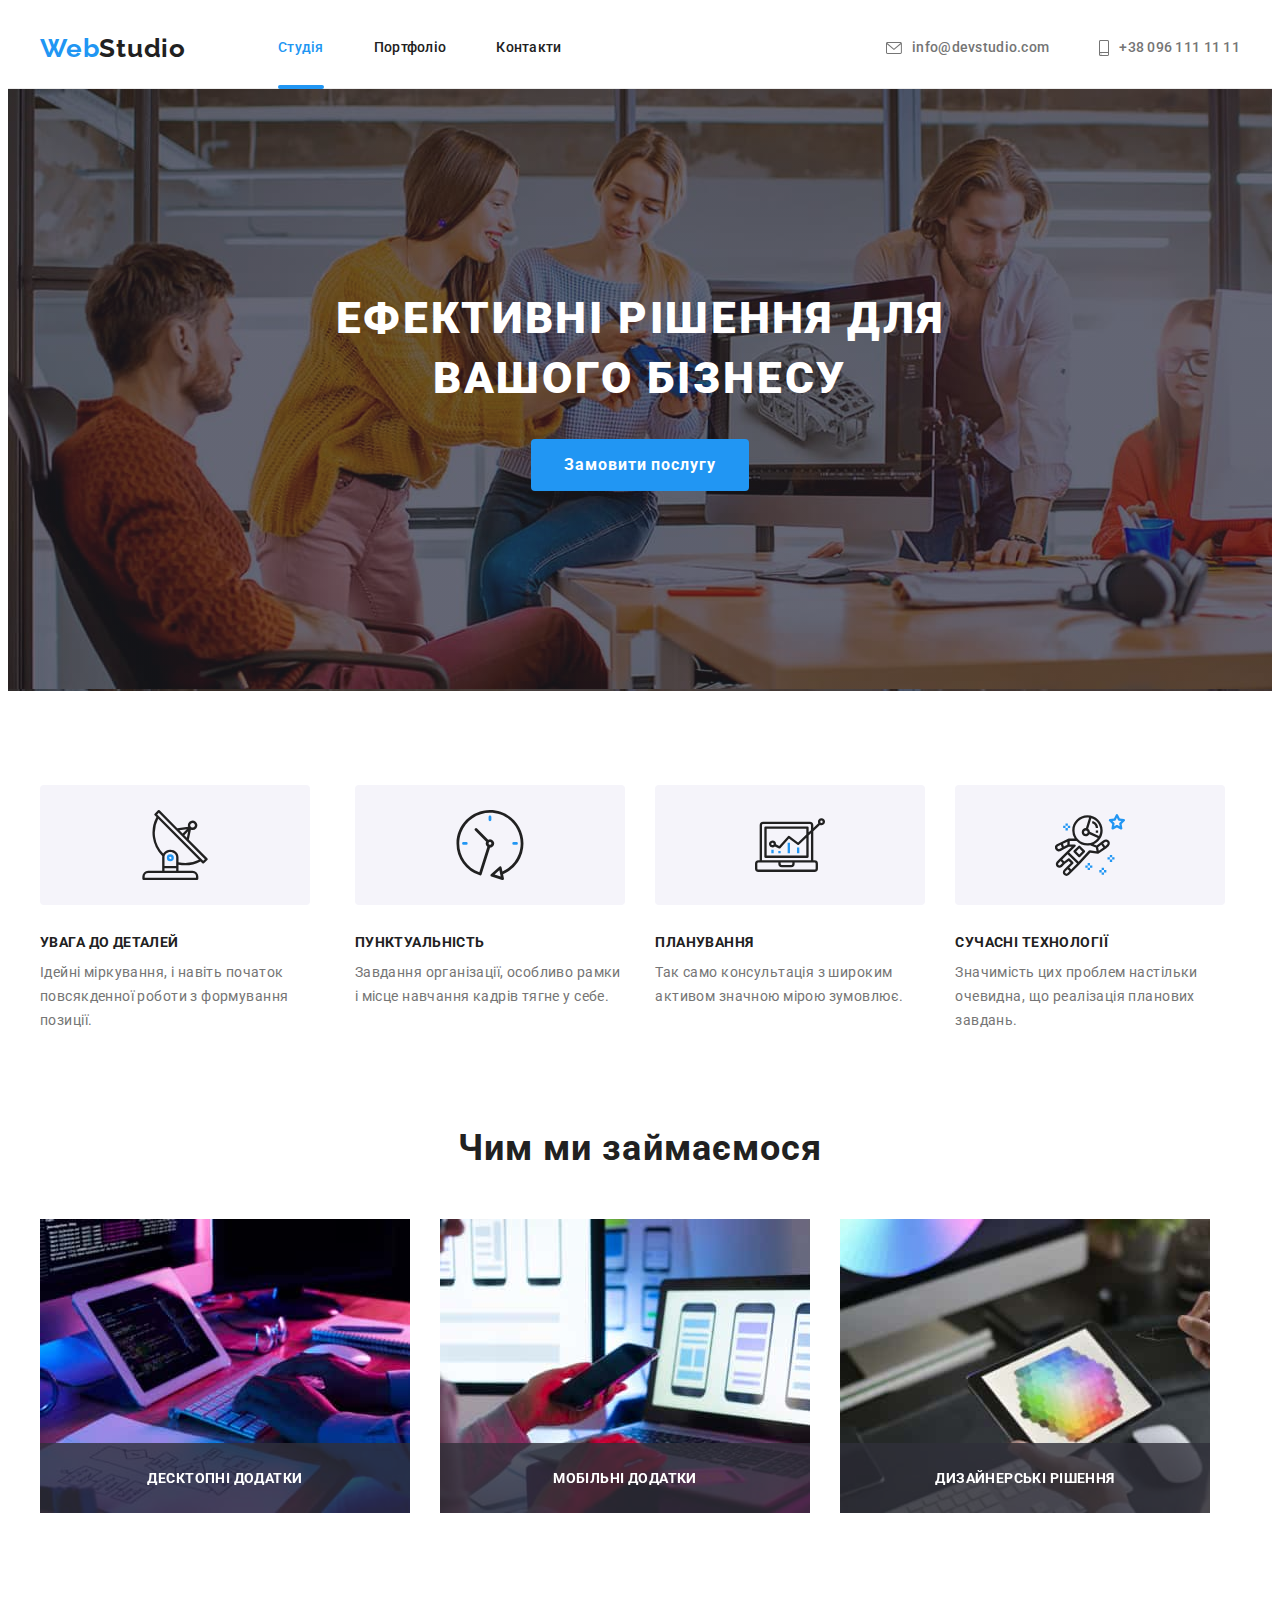
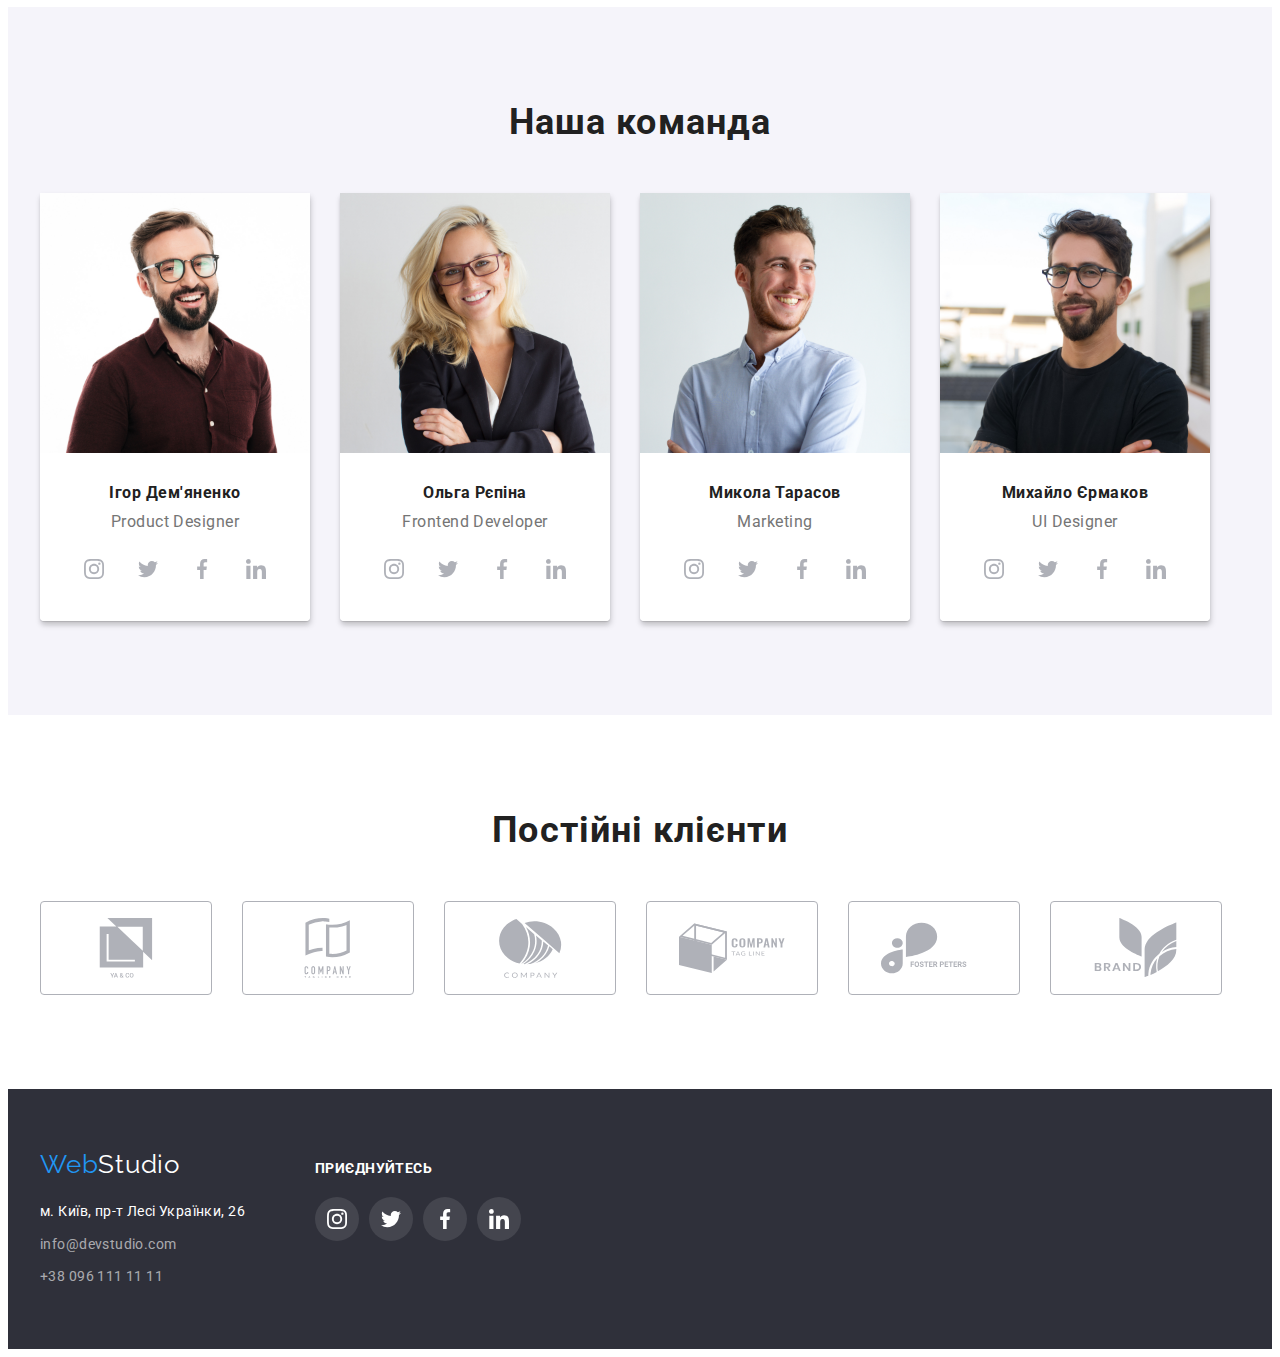
<file: index.html>
<!DOCTYPE html>
<html lang="uk">
    <head>
        <meta charset="UTF-8">
        <meta name="viewport" content="widtn=device-width, initial-scale=1.0">
        <title>Web Studio</title> 
        <link rel="preconnect" href="https://fonts.googleapis.com">
        <link rel="preconnect" href="https://fonts.gstatic.com" crossorigin>
        <link href="https://fonts.googleapis.com/css2?family=Raleway:wght@700&family=Roboto:wght@400;500;700;900&display=swap" rel="stylesheet">
        <link rel="stylesheet" href="https://cdnjs.cloudflare.com/ajax/libs/modern-normalize/1.1.0/modern-normalize.min.css" integrity="sha512-wpPYUAdjBVSE4KJnH1VR1HeZfpl1ub8YT/NKx4PuQ5NmX2tKuGu6U/JRp5y+Y8XG2tV+wKQpNHVUX03MfMFn9Q==" crossorigin="anonymous" referrerpolicy="no-referrer" />
       <link rel="stylesheet" href="./css/styles.css">
    </head>
    <body>
        <!--Шапка-->
        <header class="header">
             <div class="container">
                <nav class="main-nav">
                     <a href="./index.html" class="logo"><span class="web">Web</span>Studio</a>
                     <ul class="list nav">  
                         <li class="item"><a href="./index.html" class="link current">Студія</a></li> 
                         <li class="item"><a href="./portfolio.html"  class="link">Портфоліо</a></li> 
                         <li class="item"><a href="#" class="link">Контакти</a></li> 
                     </ul>
                     <ul class="list contact">
                         <li class="item contact">
                             <a class="contact-link" href="mailto:info@devstudio.com">
                                <svg class="envelope">
                                    <use href="./images/icons.svg#icon-envelope"></use>
                                 </svg>info@devstudio.com
                            </a>  
                         </li>
                         <li class="item contact">
                            <a class="contact-link" href="tel:+380961111111">
                                <svg class="phone">
                                    <use href="./images/icons.svg#icon-phone"></use>
                                </svg>+38 096 111 11 11
                            </a>
                        </li>
                     </ul>
                </nav>    
             </div>
        </header>
        <!--Основной контент-->
     <main>
            <!--Герой-->
         <section class="hero">
               <div class="container">
                 <h1 class="hero-title">Ефективні рішення для вашого бізнесу</h1>
                 <button class="hero-button" type="button" data-modal-open >Замовити послугу</button>
                 <div class="backdrop is-hidden" data-modal>
                     <div class="modal">
                        <button class="modal-button" data-modal-close >
                            <svg class="close-img">
                            <use href="./images/cross-black.svg#icon-close-black"></use>    
                            </svg>
                        </button>
                     </div>
                 </div>
               </div> 
         </section>
             <!--Преимущества-->
         <section class="primary-edge">
             <div class="container">
                 <h2 class="filter">Наші переваги</h2>
                  <ul class="list edge">
                      <li class="item-edge">
                        <div class="icon-edge">
                             <svg class="icon">
                                 <use href="./images/icons.svg#icon-antenna"></use>
                             </svg>
                         </div>
                        <h3 class="edge-title">УВАГА ДО ДЕТАЛЕЙ</h3>
                        <p class="edge-text">Ідейні міркування, і навіть початок повсякденної роботи з формування позиції.</p>
                      </li>
                      <li class="item-edge">
                        <div class="icon-edge">
                             <svg class="icon">
                                  <use href="./images/icons.svg#icon-clock"></use>
                             </svg>
                         </div>
                        <h3 class="edge-title">ПУНКТУАЛЬНІСТЬ</h3>
                        <p class="edge-text">Завдання організації, особливо рамки і місце навчання кадрів тягне у себе.</p>
                       </li>
                      <li class="item-edge">
                         <div class="icon-edge">
                             <svg class="icon">
                                  <use href="./images/icons.svg#icon-diagram"></use>
                             </svg>
                         </div>
                        <h3 class="edge-title">ПЛАНУВАННЯ</h3>
                        <p class="edge-text">Так само консультація з широким активом значною мірою зумовлює.</p>
                      </li>
                      <li class="item-edge">
                         <div class="icon-edge">
                             <svg class="icon">
                                  <use href="./images/icons.svg#icon-astronaut"></use>
                             </svg>
                         </div>
                        <h3 class="edge-title">СУЧАСНІ ТЕХНОЛОГІЇ</h3>
                        <p class="edge-text">Значимість цих проблем настільки очевидна, що реалізація планових завдань.</p>
                      </li>
                 </ul>
             </div>   
         </section>
             <!--Деятельность-->
         <section class="section-activity">
             <div class="container">
                <h2 class="section-title">Чим ми займаємося</h2>
                     <ul class="list activity">
                         <li>
                             <div class="thumb">
                                  <img src="./images/img1.jpg" alt="Людина працює за клавіатурою" width="370" height="294">
                                  <p class="thumb-text">ДЕСКТОПНІ ДОДАТКИ</p>
                             </div>
                         </li>
                         <li>
                             <div class="thumb">
                                 <img src="./images/img2.jpg" alt="Людина тримає смартфон поруч з екраном леп-топа" width="370" height="294">
                                 <p class="thumb-text">МОБІЛЬНІ ДОДАТКИ</p>
                             </div>
                         </li>
                         <li>
                             <div class="thumb">
                                 <img src="./images/img3.jpg" alt="Людина олівцем обирає кольори на планшеті" width="370" height="294">
                                 <p class="thumb-text">ДИЗАЙНЕРСЬКІ РІШЕННЯ</p>
                             </div>
                         </li>
                     </ul>
             </div>   
         </section>
             <!--Члены комманды-->
         <section class="section-team">
            <div class="container">
                <h2 class="section-title">Наша команда</h2>
                     <ul class="list team">
                         <li class="item team">
                             <img src="./images/image.jpg" alt="Фото Ігора Демʼяненко" width="270" height="260">
                             <div class="team div">
                                 <h3 class="team-name">Ігор Дем'яненко</h3>
                                  <p class="team-prof" lang="en">Product Designer</p>
                                     <ul class="list-icon">
                                         <li>
                                             <a href="" class="list-team-link">
                                                 <svg class="team-link">
                                                      <use href="./images/icons.svg#icon-instagram"></use>
                                                 </svg>
                                             </a>
                                         </li>   
                                         <li> 
                                             <a href="" class="list-team-link">     
                                                 <svg class="team-link">
                                                     <use href="./images/icons.svg#icon-twitter"></use>
                                                 </svg>
                                             </a>   
                                         </li> 
                                         <li>
                                             <a href="" class="list-team-link">
                                                 <svg class="team-link">
                                                      <use href="./images/icons.svg#icon-facebook"></use>
                                                  </svg>
                                             </a>     
                                         </li>  
                                         <li> 
                                             <a href="" class="list-team-link">
                                                  <svg class="team-link">
                                                     <use href="./images/icons.svg#icon-linkedin"></use>
                                                 </svg>
                                             </a>     
                                         </li>  
                                     </ul>
                             </div> 
                         </li>
                         <li class="item team">
                             <img src="./images/image1.jpg" alt="Фото Олі Репіної" width="270" height="260">
                             <div class="team div">
                                 <h3 class="team-name">Ольга Рєпіна</h3>
                                 <p class="team-prof" lang="en">Frontend Developer</p>
                                    <ul class="list-icon">
                                        <li>
                                            <a href="" class="list-team-link">
                                                <svg class="team-link">
                                                     <use href="./images/icons.svg#icon-instagram"></use>
                                                </svg>
                                            </a>
                                        </li>   
                                        <li> 
                                            <a href="" class="list-team-link">     
                                                <svg class="team-link">
                                                    <use href="./images/icons.svg#icon-twitter"></use>
                                                </svg>
                                            </a>   
                                        </li> 
                                        <li>
                                            <a href="" class="list-team-link">
                                                <svg class="team-link">
                                                     <use href="./images/icons.svg#icon-facebook"></use>
                                                 </svg>
                                            </a>     
                                        </li>  
                                        <li> 
                                            <a href="" class="list-team-link">
                                                 <svg class="team-link">
                                                    <use href="./images/icons.svg#icon-linkedin"></use>
                                                </svg>
                                            </a>     
                                        </li>  
                                    </ul>
                             </div> 
                         </li> 
                         <li class="item team">
                             <img src="./images/image2.jpg" alt=" Фото Миколи Тарасова" width="270" height="260">
                             <div class="team div">
                                 <h3 class="team-name">Микола Тарасов</h3>
                                 <p class="team-prof" lang="en">Marketing</p>
                                    <ul class="list-icon">
                                        <li>
                                            <a href="" class="list-team-link">
                                                <svg class="team-link">
                                                     <use href="./images/icons.svg#icon-instagram"></use>
                                                </svg>
                                            </a>
                                        </li>   
                                        <li> 
                                            <a href="" class="list-team-link">     
                                                <svg class="team-link">
                                                    <use href="./images/icons.svg#icon-twitter"></use>
                                                </svg>
                                            </a>   
                                        </li> 
                                        <li>
                                            <a href="" class="list-team-link">
                                                <svg class="team-link">
                                                     <use href="./images/icons.svg#icon-facebook"></use>
                                                 </svg>
                                            </a>     
                                        </li>  
                                        <li> 
                                            <a href="" class="list-team-link">
                                                 <svg class="team-link">
                                                    <use href="./images/icons.svg#icon-linkedin"></use>
                                                </svg>
                                            </a>     
                                        </li>  
                                    </ul>
                             </div> 
                         </li>
                         <li class="item team">
                             <img src="./images/image3.jpg" alt=" Фото Михайла Єрмакова" width="270" height="260">
                             <div class="team div">
                                 <h3 class="team-name">Михайло Єрмаков</h3>
                                 <p class="team-prof" lang="en">UI Designer</p>
                                    <ul class="list-icon">
                                        <li>
                                            <a href="" class="list-team-link">
                                                <svg class="team-link">
                                                     <use href="./images/icons.svg#icon-instagram"></use>
                                                </svg>
                                            </a>
                                        </li>   
                                        <li> 
                                            <a href="" class="list-team-link">     
                                                <svg class="team-link">
                                                    <use href="./images/icons.svg#icon-twitter"></use>
                                                </svg>
                                            </a>   
                                        </li> 
                                        <li>
                                            <a href="" class="list-team-link">
                                                <svg class="team-link">
                                                     <use href="./images/icons.svg#icon-facebook"></use>
                                                 </svg>
                                            </a>     
                                        </li>  
                                        <li> 
                                            <a href="" class="list-team-link">
                                                 <svg class="team-link">
                                                    <use href="./images/icons.svg#icon-linkedin"></use>
                                                </svg>
                                            </a>     
                                        </li>  
                                    </ul>
                             </div> 
                         </li>
                     </ul>
            </div>
         </section>
         <!-- Клиенты -->
      <section class="section-client">
        <div class="container">
              <h2 class="client-title">Постійні клієнти</h2>
             <ul class="list client">
                 <li>
                    <a href="" class="client-link">
                        <svg class="client-icon">
                            <use href="./images/icons.svg#icon-group"></use>
                        </svg>
                    </a>
                 </li>
                 <li>
                    <a href="" class="client-link">
                        <svg class="client-icon">
                            <use href="./images/icons.svg#icon-group-1"></use>
                        </svg>
                    </a>
                 </li>
                 <li>
                    <a href="" class="client-link">
                        <svg class="client-icon">
                            <use href="./images/icons.svg#icon-group-2"></use>
                        </svg>
                    </a>
                 </li>
                 <li>
                    <a href="" class="client-link">
                        <svg class="client-icon">
                            <use href="./images/icons.svg#icon-group-5"></use>
                        </svg>
                    </a>
                 </li>
                 <li>
                    <a href="" class="client-link">
                        <svg class="client-icon">
                            <use href="./images/icons.svg#icon-group-3"></use>
                        </svg>
                    </a>
                 </li>
                 <li>
                    <a href="" class="client-link">
                        <svg class="client-icon">
                            <use href="./images/icons.svg#icon-group-4"></use>
                        </svg>
                    </a>
                 </li>
             </ul>
    </div>

      </section> 
     </main> 
         <footer class="footer">
             <div class="container">
                <div class="footer-flex">
                     <div>
                         <a href="./index.html" class="footer-logo"><span class="footer-web">Web</span>Studio</a>
                         <address>
                             <ul class="list">
                                 <li><a class="footer-adress" href="https://goo.gl/maps/CPtrU1FHBa2aNyZL9" target="_blank" rel="noopener noreferrer nofollow">м. Київ, пр-т Лесі Українки, 26</a></li>
                                 <li><a class="footer-contact mail" href="mailto:info@devstudio.com">info@devstudio.com</a></li>
                                 <li><a class="footer-contact" href="tel:+380961111111">+38 096 111 11 11</a></li>
                             </ul>
                         </address>    
                     </div>  
                     <div class="footer-link">
                         <p class="footer-title">Приєднуйтесь</p>
                            <ul class="footer-list">
                                <li>
                                    <a href="" class="footer-icon">
                                        <svg>
                                            <use href="./images/icons.svg#icon-instagram"></use>
                                        </svg>
                                    </a>
                                </li>
                                <li>
                                    <a href="" class="footer-icon">
                                        <svg>
                                            <use href="./images/icons.svg#icon-twitter"></use>
                                        </svg>
                                    </a>
                                </li>
                                <li>
                                    <a href="" class="footer-icon">
                                        <svg>
                                            <use href="./images/icons.svg#icon-facebook"></use>
                                        </svg>
                                    </a>
                                </li>
                                <li>
                                    <a href="" class="footer-icon">
                                        <svg>
                                            <use href="./images/icons.svg#icon-linkedin"></use>
                                        </svg>
                                    </a>
                                </li>
                            </ul>
                     </div>
                </div>     
             </div>
        </footer>
        <script src="./js/modal.js"></script>
    </body>
</html>
</file>
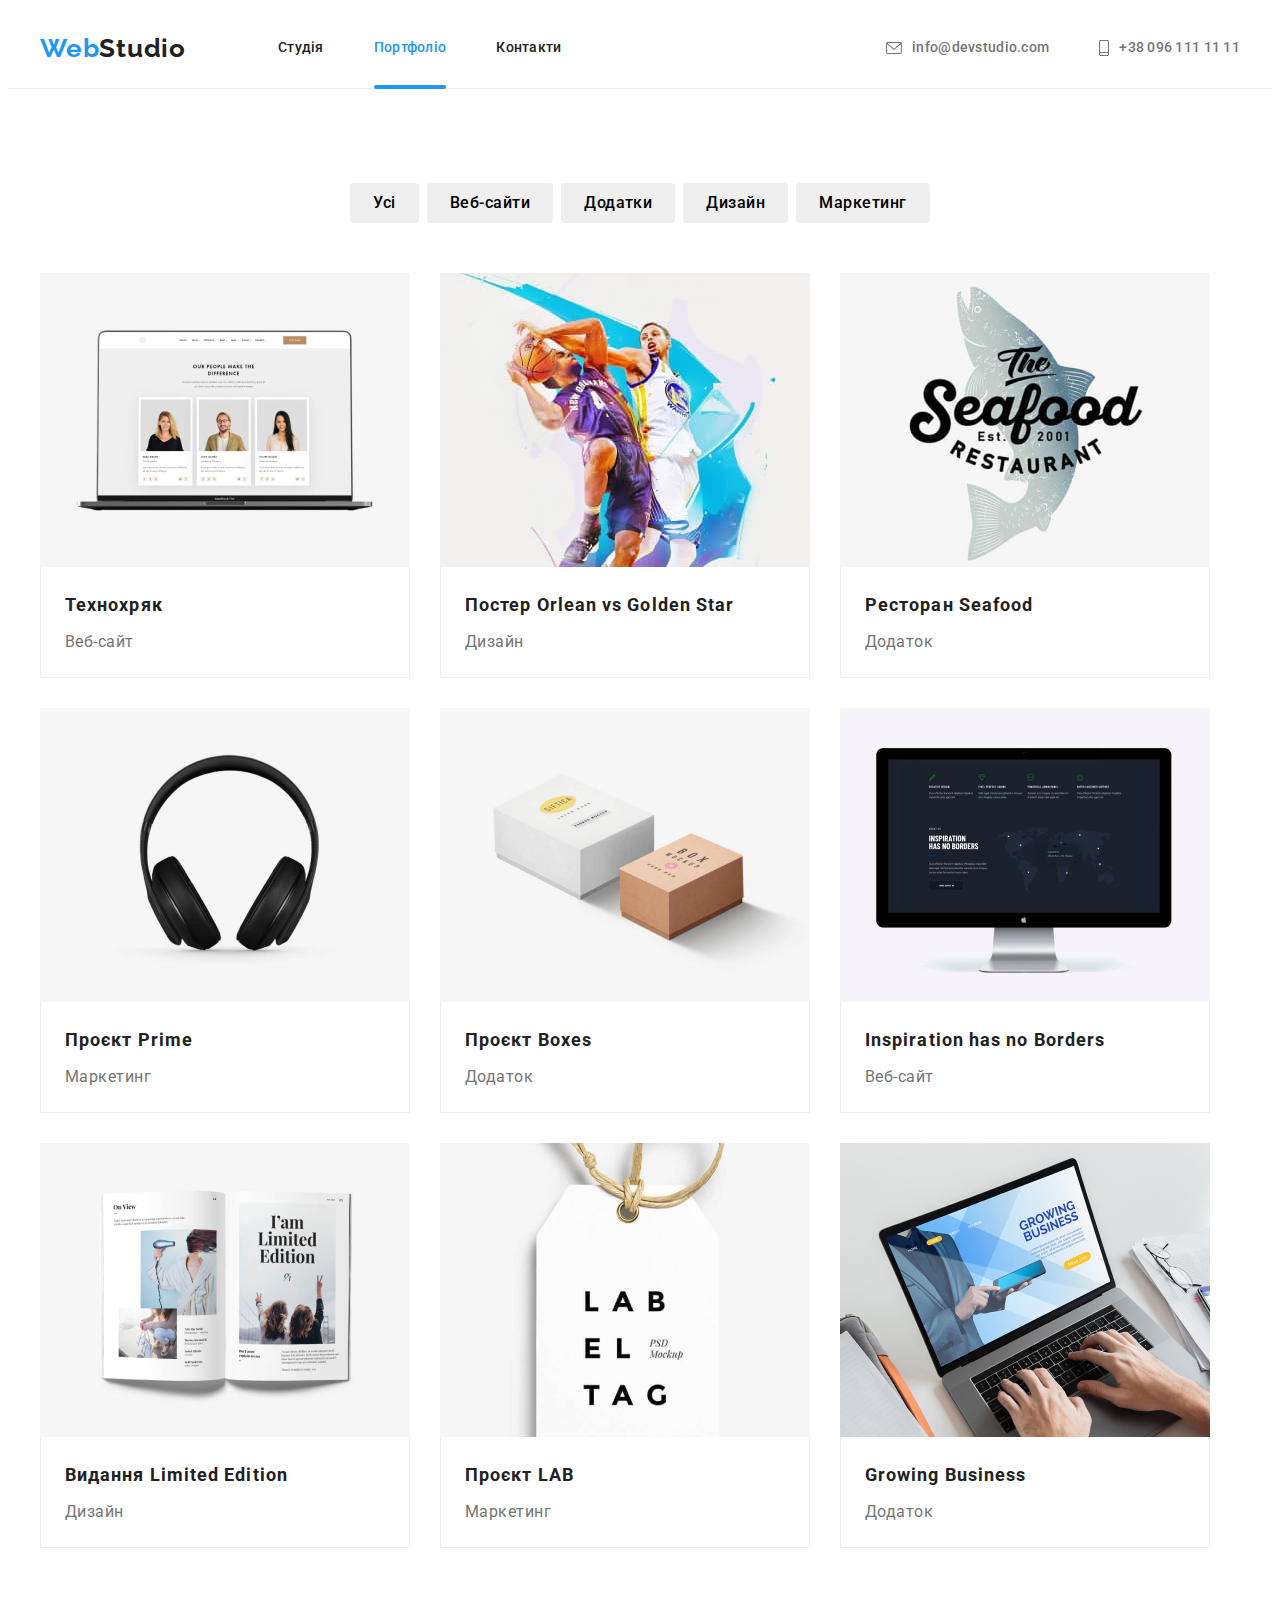
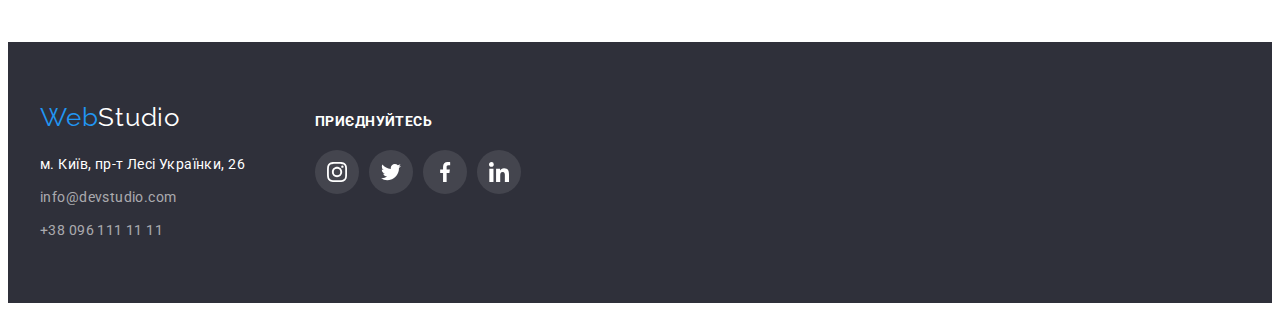
<file: portfolio.html>
<!DOCTYPE html>
<html lang="uk">
    <head>
        <meta charset="UTF-8">
        <meta name="viewport" content="widtn=device-width, initial-scale=1.0">
        <title>Portfolio</title>
       <link rel="preconnect" href="https://fonts.googleapis.com">
       <link rel="preconnect" href="https://fonts.gstatic.com" crossorigin>
       <link href="https://fonts.googleapis.com/css2?family=Raleway:wght@700&family=Roboto:wght@400;500;700;900&display=swap" rel="stylesheet"> 
       <link rel="stylesheet" href="https://cdnjs.cloudflare.com/ajax/libs/modern-normalize/1.1.0/modern-normalize.min.css" integrity="sha512-wpPYUAdjBVSE4KJnH1VR1HeZfpl1ub8YT/NKx4PuQ5NmX2tKuGu6U/JRp5y+Y8XG2tV+wKQpNHVUX03MfMFn9Q==" crossorigin="anonymous" referrerpolicy="no-referrer" />
       <link rel="stylesheet" href="./css/styles.css">  
    </head>
    <body>
        <header class="header">
            <div class="container">
               <nav class="main-nav">
                    <a href="./index.html" class="logo"><span class="web">Web</span>Studio</a>
                    <ul class="list nav">  
                        <li class="item"><a href="./index.html" class="link">Студія</a></li> 
                        <li class="item"><a href="./portfolio.html"  class="link current">Портфоліо</a></li> 
                        <li class="item"><a href="#" class="link">Контакти</a></li> 
                    </ul>
                    <ul class="list contact">
                        <li class="item contact">
                            <a class="contact-link" href="mailto:info@devstudio.com">
                               <svg class="envelope">
                                   <use href="./images/icons.svg#icon-envelope"></use>
                                </svg>info@devstudio.com
                           </a>  
                        </li>
                        <li class="item contact">
                           <a class="contact-link" href="tel:+380961111111">
                               <svg class="phone">
                                   <use href="./images/icons.svg#icon-phone"></use>
                               </svg>+38 096 111 11 11
                           </a>
                       </li>
                    </ul>
               </nav>    
            </div>
       </header>
    <main>     
        <section class="portfolio main">
            <div class="container">
                <h1 class="filter">Фильтр</h1>
              <ul class="list button">
                <li class="btn item"><button class="filter-button" type="button">Усі</button></li>
                <li class="btn item"><button class="filter-button" type="button">Веб-сайти</button></li>
                <li class="btn item"><button class="filter-button" type="button">Додатки</button></li>
                <li class="btn item"><button class="filter-button" type="button">Дизайн</button></li>
                <li class="btn item"><button class="filter-button" type="button">Маркетинг</button></li>
              </ul> 
            <ul class="list project">
                <li class="project item">
                     <a href="">
                        <div class="thumb-img">
                             <img src="./images/image4.jpg" alt="Зображення леп-топа з трьома фото співробітників" width="370" height="294">
                             <p class="project-text">
                                Ресурс пропонує комплексні пропозиції з різним рівнем функціоналу та сервісів. Все це дозволить відвідувачу отримати вичерпні відомості про компанію чи приватну особу.
                             </p>
                        </div> 
                         <div class="border project">
                             <h3 class="list-header">Технохряк</h3>
                             <p class="list-text">Веб-сайт</p>
                         </div>
                     </a>
                </li>
                <li class="project item">
                     <a href="">
                         <div class="thumb-img">
                             <img src="./images/image5.jpg" alt="Баскетболісти борються за мʼяч" width="370" height="294">
                             <p class="project-text">
                                Ресурс пропонує комплексні пропозиції з різним рівнем функціоналу та сервісів. Все це дозволить відвідувачу отримати вичерпні відомості про компанію чи приватну особу.
                             </p>
                         </div>
                         <div class="border project">
                             <h3 class="list-header">Постер <span lang="en">Orlean vs Golden Star</span></h3>
                             <p class="list-text">Дизайн</p>
                         </div>
                     </a>    
                </li>
                <li class="project item">
                     <a href="">
                         <div class="thumb-img">
                             <img src="./images/image6.jpg" alt="Емблема ресторану у вигляді риби" width="370" height="294">
                             <p class="project-text">
                              Ресурс пропонує комплексні пропозиції з різним рівнем функціоналу та сервісів. Все це дозволить відвідувачу отримати вичерпні відомості про компанію чи приватну особу.
                             </p>
                         </div>   
                         <div class="border project">
                             <h3 class="list-header">Ресторан <span lang="en">Seafood</span></h3>
                             <p class="list-text">Додаток</p>
                         </div>
                     </a>
                </li>
                <li class="project item">
                     <a href="">
                         <div class="thumb-img">
                             <img src="./images/image7.jpg" alt="Чорні навушники" width="370" height="294">
                             <p class="project-text">
                                Ресурс пропонує комплексні пропозиції з різним рівнем функціоналу та сервісів. Все це дозволить відвідувачу отримати вичерпні відомості про компанію чи приватну особу.
                             </p>
                         </div>  
                         <div class="border project">
                             <h3 class="list-header">Проєкт <span lang="en">Prime</span></h3>
                             <p class="list-text">Маркетинг</p>
                         </div>
                     </a>
                </li>
                <li class="project item">
                     <a href="">
                         <div class="thumb-img">
                             <img src="./images/image8.jpg" alt="Дві картонні коробки" width="370" height="294">
                             <p class="project-text">
                                Ресурс пропонує комплексні пропозиції з різним рівнем функціоналу та сервісів. Все це дозволить відвідувачу отримати вичерпні відомості про компанію чи приватну особу.
                             </p>
                         </div>
                         <div class="border project">
                             <h3 class="list-header">Проєкт <span lang="en">Boxes</span></h3>
                             <p class="list-text">Додаток</p>
                         </div>
                     </a>
                </li>
                <li class="project item">
                     <a href="">
                         <div class="thumb-img">
                             <img src="./images/image9.jpg" alt="Екран компʼютера" width="370" height="294">
                             <p class="project-text">
                                Ресурс пропонує комплексні пропозиції з різним рівнем функціоналу та сервісів. Все це дозволить відвідувачу отримати вичерпні відомості про компанію чи приватну особу.
                             </p>
                         </div>
                         <div class="border project">
                             <h3 class="list-header"><span lang="en">Inspiration has no Borders</span></h3>
                             <p class="list-text">Веб-сайт</p>
                         </div>
                    </a>
                </li>
                <li class="project item">
                     <a href="">
                         <div class="thumb-img">
                             <img src="./images/image10.jpg" alt="Розгорнута сторінка журналу" width="370" height="294">
                             <p class="project-text">
                                Ресурс пропонує комплексні пропозиції з різним рівнем функціоналу та сервісів. Все це дозволить відвідувачу отримати вичерпні відомості про компанію чи приватну особу.
                             </p>
                         </div>
                         <div class="border project">
                             <h3 class="list-header">Видання <span lang="en">Limited Edition</span></h3>
                             <p class="list-text">Дизайн</p>
                         </div>
                     </a>
                </li>
                <li class="project item">
                     <a href="">
                         <div class="thumb-img">
                             <img src="./images/image11.jpg" alt="Бирка з логотипом" width="370" height="294">
                             <p class="project-text">
                                Ресурс пропонує комплексні пропозиції з різним рівнем функціоналу та сервісів. Все це дозволить відвідувачу отримати вичерпні відомості про компанію чи приватну особу.
                             </p>
                         </div>
                         <div class="border project">
                              <h3 class="list-header">Проєкт <span lang="en">LAB</span></h3>
                             <p class="list-text">Маркетинг</p>
                         </div>
                     </a>
                 </li>
                <li class="project item">
                     <a href="">
                         <div class="thumb-img">
                             <img src="./images/image12.jpg" alt="Людина працює за леп-топом" width="370" height="294">
                             <p class="project-text">
                                Ресурс пропонує комплексні пропозиції з різним рівнем функціоналу та сервісів. Все це дозволить відвідувачу отримати вичерпні відомості про компанію чи приватну особу.
                             </p>
                         </div>
                         <div class="border project">
                             <h3 class="list-header"><span lang="en">Growing Business</span></h3>
                             <p class="list-text">Додаток</p>
                         </div>
                     </a>
                </li>
            </ul>
          </div>
        </section>
    </main>
    <footer class="footer">
        <div class="container">
           <div class="footer-flex">
                <div>
                    <a href="./index.html" class="footer-logo"><span class="footer-web">Web</span>Studio</a>
                    <address>
                        <ul class="list">
                            <li><a class="footer-adress" href="https://goo.gl/maps/CPtrU1FHBa2aNyZL9" target="_blank" rel="noopener noreferrer nofollow">м. Київ, пр-т Лесі Українки, 26</a></li>
                            <li><a class="footer-contact mail" href="mailto:info@devstudio.com">info@devstudio.com</a></li>
                            <li><a class="footer-contact" href="tel:+380961111111">+38 096 111 11 11</a></li>
                        </ul>
                    </address>    
                </div>  
                <div class="footer-link">
                    <h2 class="footer-title">Приєднуйтесь</h2>
                    <div>
                       <ul class="footer-list">
                           <li>
                               <a href="" class="footer-icon">
                                   <svg>
                                       <use href="./images/icons.svg#icon-instagram"></use>
                                   </svg>
                               </a>
                           </li>
                           <li>
                               <a href="" class="footer-icon">
                                   <svg>
                                       <use href="./images/icons.svg#icon-twitter"></use>
                                   </svg>
                               </a>
                           </li>
                           <li>
                               <a href="" class="footer-icon">
                                   <svg>
                                       <use href="./images/icons.svg#icon-facebook"></use>
                                   </svg>
                               </a>
                           </li>
                           <li>
                               <a href="" class="footer-icon">
                                   <svg>
                                       <use href="./images/icons.svg#icon-linkedin"></use>
                                   </svg>
                               </a>
                           </li>
                       </ul>
                    </div>
                    

                </div>
           </div>     
        </div>
   </footer>
    </body>
    
</html>
</file>
<file: css/styles.css>
/*Основной цвет текста #212121 */
/*Дополнительный цвет текста #757575*/
/*Белый цвет текста #FFFFFF*/
/*Акцент #2196F3  */
:root{--primary-text-color:#212121;
    --additional-text-color: #757575;
    --primery-white-color:#FFFFFF;
    --akcent-color:#2196F3;
    --additional-white-color: #F5F5F5;
     }
*:hover{
    transition: all 250ms cubic-bezier(0.4, 0, 0.2, 1);
}     
/* BODY */
body{
    /* padding-top: 80px; */
    
    font-family: Roboto,sans-serif ; 
    color:var(--primary-text-color);
    background-color:var(--primery-white-color); 
    font-size: 14px;}
 h1,h2,h3,ul,p{margin:0; padding: 0;}
 img,a{display: block;
    text-decoration: none;}
 ul ul {
    list-style: none;}
 svg{
    width: 20px;
    height: 20px;}
.container{
   width: 1200px;
   margin-left: auto;
   margin-right: auto;
   margin-top: 0;
   padding-left: 15px;
   padding-right: 15px;}
/* LIST */
.list{list-style: none;}
 /* HEADER */
.header{
    top: 0;
    left: 0;
    width: 100%;
    min-height: 80px;
    /* position: fixed;
    background-color: var(--primery-white-color); */

    border-bottom: 1px solid #ECECEC;}
.main-nav{
    display: flex;
    align-items: center;}
.list.contact{
    display:flex;
    justify-content: center;
    margin-left: auto;
   
}
.list.contact .item+.item{
    margin-left: 50px;}
.list.nav{
    display: flex;}
.list.nav .item:not(:last-child){
    margin-right: 50px;}
.link:focus{color:var(--akcent-color)}
.link:hover{color:var(--akcent-color)}
.link{color: var(--primary-text-color);
    font-weight: 500;
    line-height: 1.14;
    letter-spacing: 0.02em;
    text-decoration: none;
    padding-top: 32px;
    padding-bottom: 32px;
    display: block;
    transition:color 250ms cubic-bezier(0.4, 0, 0.2, 1) ;}
.link.current{
    position: relative;

    color: var(--akcent-color);
    font-weight: 500;
    line-height: 1.14;
    letter-spacing: 0.02em;} 
.link.current::after{
    position: absolute;
    content: "";

    bottom: -1px;
    left: 0;
   
    width: 100%;
    height: 4px;
    background-color: var(--akcent-color);
    border-radius: 2px;
}    
 .contact-link:hover{color: var(--akcent-color);}   
 .contact-link:focus{color:var(--akcent-color);} 
 .contact-link {
    display: flex;
    justify-items: center;
    align-items: center;
    color:var(--additional-text-color);
    text-decoration: none;
    font-weight: 500;
    line-height: 1.14;
    letter-spacing: 0.02em;  
    transition: color 250ms cubic-bezier(0.4, 0, 0.2, 1) ;  
   }
/* LOGO */
.logo{color: var(--primary-text-color);
    font-family: 'Raleway';
    font-weight: 700;
    font-size: 26px;
    line-height:1.19;
    letter-spacing: 0.03em;
    text-decoration: none;
    margin-right: 92px;}
.web{color:var(--akcent-color);}
.envelope{
    width: 16px;
    height: 12px;
    fill: var(--additional-text-color);
    margin-right: 10px;
    transition:fill 250ms cubic-bezier(0.4, 0, 0.2, 1) ;}
.phone{
    fill: var(--additional-text-color);
    width: 10px;
    height: 16px;
    margin-right: 10px;
    transition:fill 250ms cubic-bezier(0.4, 0, 0.2, 1) ;
   }
.contact-link:hover .envelope,
.contact-link:focus .envelope,
.contact-link:hover .phone,
.contact-link:focus .phone{
    color: var(--akcent-color);
    fill: var(--akcent-color)
    }
/* Hero */
.hero{
     background-color: #2F303A;
     text-align: center; 
     padding-top: 200px;
     padding-bottom: 200px;
     margin-right: auto;
     margin-left: auto;
     max-width: 1600px;
     background-image:linear-gradient(rgba(47, 48, 58, 0.4),rgba(47, 48, 58, 0.4)),
     url(../images/herofon.jpg);}
.hero-title{ 
    color:var(--primery-white-color); 
    font-weight: 900;
    font-size: 44px;
    line-height:1.36;
    letter-spacing: 0.06em;
    text-transform: uppercase;
    margin-bottom: 30px;
    width: 696px;
    margin-left: auto;
    margin-right: auto;}
.hero-button{
    border-radius: 4px;
    padding: 10px 32px;
    border: 1px solid transparent;

    background-color: var(--akcent-color); 
    color: var(--primery-white-color);
    font-family: 'Roboto';
    font-weight: 700;
    font-size: 16px;
    line-height:1.88;
    letter-spacing: 0.06em;
    cursor: pointer;
    transition: filter 250ms cubic-bezier(0.4, 0, 0.2, 1) ;}
.hero-button:hover{
    filter: drop-shadow(0px 4px 4px rgba(0, 0, 0, 0.25));
}   
   
.backdrop{
    position: fixed; 
    top: 0;
    left: 0;

    width: 100%;
    height: 100%;

    background: rgba(0, 0, 0, 0.2);
}
.backdrop.is-hidden{
    opacity: 0;
    pointer-events: none;}
    
.modal{ 
    position: absolute;
    top: 50%;
    left: 50%;
    transform: translate(-50%, -50%);

    min-width: 528px;
    min-height: 581px;
    
    transition: opacity 250ms cubic-bezier(0.4, 0, 0.2, 1);

    background-color: var(--primery-white-color);
    box-shadow: 0px 1px 3px rgba(0, 0, 0, 0.12),0px 1px 1px
      rgba(0, 0, 0, 0.14), 0px 2px 1px
      rgba(0, 0, 0, 0.2);
    border-radius: 4px;
} 
.modal-button{
    position: absolute;
    display: flex;
    justify-content: center;
    align-items: center;

    width: 30px;
    height: 30px;

    border: 1px solid rgba(0, 0, 0, 0.1);
    border-radius: 50%;
    background-color:var(--primery-white-color);
    top: 7px;
    right: 8px;
}
.close-img{
    /* fill: var(--additional-text-color); */
    width: 18px;
    height: 18px;}




    /* SECTION*/
.section-title{
    font-size: 36px;
    line-height:1.17;
    letter-spacing: 0.03em;
    margin-bottom:50px;
    text-align: center;}


    /* Section-edge */
.primary-edge{
    padding-top: 94px;
    padding-bottom: 94px;}
.list.edge{display: flex;}
.icon{
    width: 70px;
    height: 70px;}
.icon-edge{
    display: flex;
    width: 270px;
    height: 120px;
    border-radius: 4px;
    justify-content: center;
    align-items: center;
    background-color:  #F5F4FA;}
.item-edge:not(:last-child) {
    margin-right: 30px;}
.edge-title{
        font-size: 14px;
        line-height: 1.14;
        letter-spacing: 0.03em;
        text-transform: uppercase;
        margin-bottom: 10px;
        margin-top: 30px;}
.edge-text{
        color: var(--additional-text-color);
        line-height:1.71;
        letter-spacing: 0.03em;}


        /* Section-activity */
.section-activity{
    padding-bottom: 94px;} 
.list.activity{
    display: flex;
    gap: 30px;}
.list-activity{
    padding-bottom: 94px;} 
.thumb-text{
    position: absolute;
    bottom: 0;
    right: 0;
    left: 0; 
    padding: 27px;
    
    font-weight: 700;
    font-size: 14px;
    line-height:1.143;
    text-align: center;
    letter-spacing: 0.03em;
    text-transform: uppercase;

    color:var(--primery-white-color);
    background-color: rgba(47, 48, 58, 0.8);
}
.thumb{
    position: relative;
}

    /* Section-team */
.section-team{
    padding-top: 94px;
    padding-bottom: 94px;
    background-color:  #F5F4FA;;}
.list.team{
    display: flex;
    gap: 30px;}
.item.team{ 
    box-shadow: 0px 1px 1px rgba(0, 0, 0, 0.12), 0px 4px 4px
     rgba(0, 0, 0, 0.06), 1px 4px 6px rgba(0, 0, 0, 0.16);
     border-radius: 0px 0px 4px 4px;
    }  
.team.div{
    background-color: var(--primery-white-color);
    padding-top: 30px;
    padding-bottom: 30px;
    border-radius: 0px 0px 4px 4px;}      
.team-name{
    font-size: 16px;
    line-height: 1.19;
    letter-spacing: 0.03em;
    text-align: center;
    margin-bottom: 10px;}
.team-prof{
    font-size: 16px;
    line-height: 1.19;
    letter-spacing: 0.03em;
    color:var(--additional-text-color);
    text-align: center;
    margin-bottom: 16px;}
.list-icon{
        display: flex;
        gap: 10px;
        justify-content: center;
        align-items: center;}
.team-link{
        fill:#AFB1B8;
        width: 20px;
        height: 20px;
        transition: fill 250ms cubic-bezier(0.4, 0, 0.2, 1) ;}
.list-team-link:hover .team-link,
.list-team-link:focus .team-link{
        fill: var(--primery-white-color);}
.list-team-link{
        display: flex;
        justify-content: center;
        align-items: center;
        width: 44px;
        height: 44px;
        border-radius: 50%;
        transition: background-color 250ms cubic-bezier(0.4, 0, 0.2, 1) ;}
.list-team-link:hover,
.list-team-link:focus{
        background-color: var(--akcent-color);}


        /* SECTION CLIENT */
.section-client{
        padding-top: 94px;
        padding-bottom: 94px;
        background-color:var(--primery-white-color);}
.client-title{
        font-size: 36px;
        line-height: 1.17;
        text-align: center;
        letter-spacing: 0.03em;
        margin-bottom: 50px;}
.list.client{
        display: flex;
        gap: 30px;}
.client-link{
        display: flex;
        justify-content: center;
        align-items:center;

        width: 170px;
        height: 92px;
        border: 1px solid #AFB1B8;
        border-radius: 4px;
        transition: border 250ms cubic-bezier(0.4, 0, 0.2, 1) ;}
.client-icon{
        width: 106px;
        height: 60px;
        fill: #AFB1B8;
        transition: fill 250ms cubic-bezier(0.4, 0, 0.2, 1) ;}
.client-link:hover{
        border: 1px solid var(--akcent-color);}
.client-link:hover .client-icon,
.client-link:focus .client-icon{
        fill: var(--akcent-color);}   
        
        
    /* Footer */
.footer{background-color: #2F303A;
         padding-top: 60px;
         padding-bottom: 60px;}
.footer-logo{
        color:var(--primery-white-color);
        font-family: 'Raleway';
        font-size: 26px;
        line-height:1.19;
        letter-spacing: 0.03em;
        text-decoration: none;
        margin-bottom: 20px;}
.footer-web{color:var(--akcent-color);}    
.footer-adress{
        line-height:1.7;
        letter-spacing: 0.03em;
        color:var(--primery-white-color);
        font-style: normal;
        text-decoration: none;
        margin-bottom: 9px;}
.footer-contact.mail {
    margin-bottom: 9px;}      
.footer-contact{
        line-height:1.7;
        letter-spacing: 0.03em;
        color: rgba(255, 255, 255, 0.6);
        font-style: normal;
        text-decoration: none;
        transition: color 250ms cubic-bezier(0.4, 0, 0.2, 1) ;}   
.footer-contact:hover,
.footer-contact:focus{color: var(--akcent-color);} 
.footer-flex{
    display: flex;}
.footer-link{
    margin-top: 12px;
    margin-left: 70px;}
.footer-title{
    font-weight: 700;
    font-size: 14px;
    line-height: 1.14;
    letter-spacing: 0.03em;
    text-transform: uppercase;

    color: #FFFFFF;
    margin-bottom: 20px;}
.footer-list{
    list-style: none;}
.footer-list{
    display: flex;
    gap: 10px;}
.footer-icon{
    display: flex;
    justify-content: center;
    align-items: center;
    width: 44px;
    height: 44px;
    border-radius: 50%;
    background: rgba(255, 255, 255, 0.1);
    fill: var(--primery-white-color);
    transition: background-color 250ms cubic-bezier(0.4, 0, 0.2, 1) ;}
.footer-icon:hover,
.footer-icon:focus{
    background-color: var(--akcent-color);}      


   /* Portfolio List */
.portfolio.main{
    padding-top: 94px;
    padding-bottom: 94px;
    background-color:var(--primery-white-color)}

    /* Filter */
.filter-button{ 
    display: flex;
    padding: 6px 22px;
    gap: 10px;
    font-family: 'Roboto';
    cursor: pointer;
    font-weight: 500;
    font-size: 16px;
    line-height: 1.63;
    letter-spacing: 0.03em;
    border: 1px solid transparent;
    border-radius: 4px;
    transition: color 250ms cubic-bezier(0.4, 0, 0.2, 1),
               background-color 250ms cubic-bezier(0.4, 0, 0.2, 1),
               box-shadow 250ms cubic-bezier(0.4, 0, 0.2, 1);}
.filter-button:hover,.filter-button:focus{
    background-color:var(--akcent-color);
    color:var(--primery-white-color);
    box-shadow: 0px 3px 1px rgba(0, 0, 0, 0.1), 0px 1px 2px
    rgba(0, 0, 0, 0.08), 0px 2px 2px rgba(0, 0, 0, 0.12);}
.list-header{
        font-size: 18px;
        line-height: 2;
        letter-spacing: 0.06em;
        margin-bottom: 4px;
        color: #212121;
    }
.list-text{
        font-size: 16px;
        line-height:1.88;
        letter-spacing: 0.03em;
        color:var(--additional-text-color);}
.filter{
      height: 0;
      overflow: hidden;
      position: absolute;}
.list.button{
    display: flex;
    justify-content: center;}
.list.button .btn.item+.btn.item {
    margin-left: 8px;}
.list.project{
    display: flex;
    flex-wrap: wrap;
    margin-top: 50px;
    gap: 30px;}
.project.item:hover{
    cursor: pointer;
    box-shadow: 0px 1px 1px rgba(0, 0, 0, 0.12), 0px 4px 4px
     rgba(0, 0, 0, 0.06), 1px 4px 6px rgba(0, 0, 0, 0.16);}
.project.item:hover .backside{
    transform: translateY(-100%);
    }     
.project.item:hover .thumb-img .project-text{
    transform: translateY(-100%);}
.project.item{
    transition: transform  250ms cubic-bezier(0.4, 0, 0.2, 1),
                box-shadow 250ms cubic-bezier(0.4, 0, 0.2, 1);}    
.border.project{
    border-bottom: 1px solid #EEEEEE;
    border-left: 1px solid #EEEEEE;
    border-right: 1px solid #EEEEEE;
    padding-top: 20px;
    padding-bottom: 20px;
    padding-left: 24px;
    padding-right: 24px;}
.thumb-img{
    position: relative;
    overflow: hidden;
}    
.project-text{
    position: absolute;

    transition-property: transform;
    transition-duration: 250ms;
    transition-timing-function: cubic-bezier(0.4, 0, 0.2, 1);
   
    padding: 63px 24px;
    font-size: 18px;
    line-height: 1.556;
    letter-spacing: 0.03em;
    color: #FFFFFF;
    background: rgba(33, 150, 243, 0.9);}
</file>
